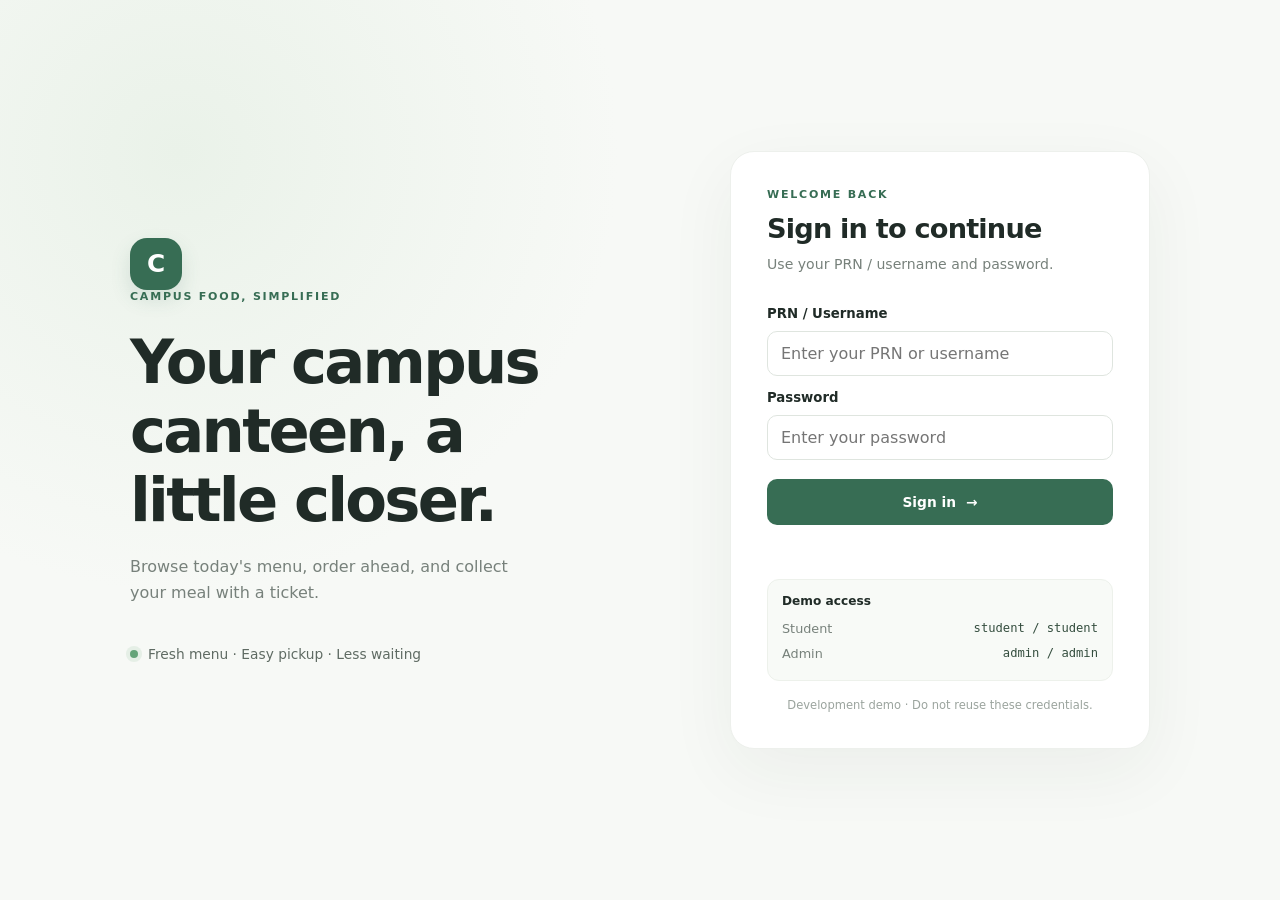
<file: index.html>
<!doctype html>
<html lang="en"><head><meta charset="utf-8"><meta name="viewport" content="width=device-width, initial-scale=1"><title>CanteenApp · Sign in</title><link rel="stylesheet" href="assets/styles.css"><script src="assets/app.js" defer></script></head>
<body class="login-page" data-page="login">
<main class="login-shell">
  <section class="login-brand"><div class="brand-mark">C</div><p class="eyebrow">CAMPUS FOOD, SIMPLIFIED</p><h1>Your campus canteen, a little closer.</h1><p class="muted">Browse today's menu, order ahead, and collect your meal with a ticket.</p><div class="brand-note"><span class="status-dot"></span> Fresh menu · Easy pickup · Less waiting</div></section>
  <section class="login-card"><div class="mobile-brand"><span class="brand-mark small">C</span><span>CanteenApp</span></div><p class="eyebrow">WELCOME BACK</p><h2>Sign in to continue</h2><p class="muted small-text">Use your PRN / username and password.</p>
    <form id="login-form"><label for="username">PRN / Username</label><input id="username" name="username" autocomplete="username" placeholder="Enter your PRN or username" required maxlength="80"><label for="password">Password</label><input id="password" name="password" type="password" autocomplete="current-password" placeholder="Enter your password" required maxlength="200"><button class="button primary full-width" type="submit" id="login-submit">Sign in <span aria-hidden="true">→</span></button><p id="login-message" class="message" role="status" aria-live="polite"></p></form>
    <div class="demo-box"><p class="demo-title">Demo access</p><div><span>Student</span><code>student / student</code></div><div><span>Admin</span><code>admin / admin</code></div></div><p class="fine-print">Development demo · Do not reuse these credentials.</p>
  </section>
</main></body></html>
</file>
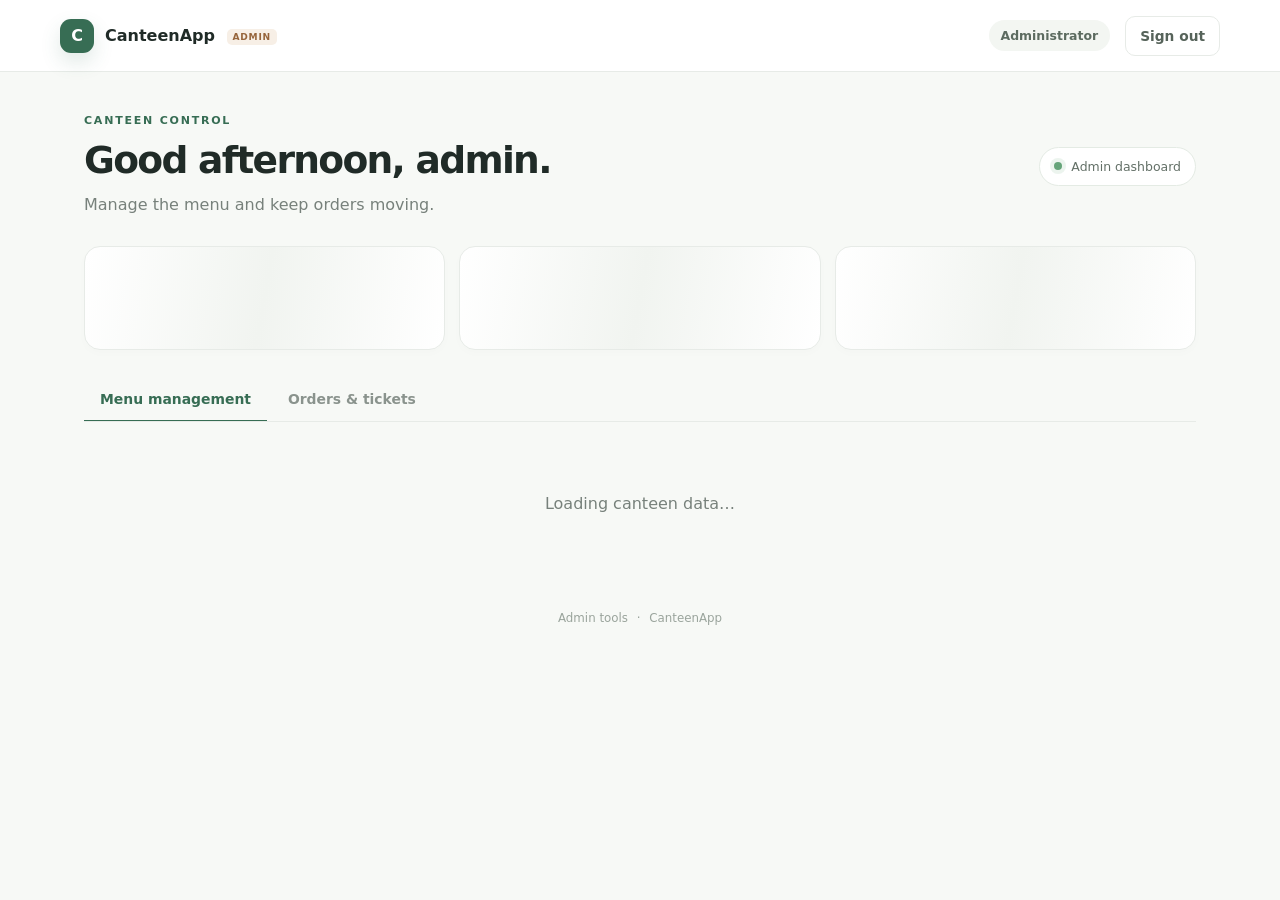
<file: admin.html>
<!doctype html>
<html lang="en"><head><meta charset="utf-8"><meta name="viewport" content="width=device-width, initial-scale=1"><title>CanteenApp · Admin</title><link rel="stylesheet" href="assets/styles.css"><script src="assets/app.js" defer></script></head>
<body data-page="admin">
<header class="topbar"><a class="brand-link" href="admin.html"><span class="brand-mark small">C</span><span>CanteenApp <span class="admin-tag">ADMIN</span></span></a><div class="topbar-right"><span class="user-chip" id="current-user">Administrator</span><button class="button quiet" data-action="logout">Sign out</button></div></header>
<main class="dashboard"><section class="welcome-row"><div><p class="eyebrow">CANTEEN CONTROL</p><h1>Good afternoon, admin.</h1><p class="muted">Manage the menu and keep orders moving.</p></div><div class="today-pill"><span class="status-dot"></span> Admin dashboard</div></section>
<section id="stats" class="stats-grid"><div class="stat-card skeleton"></div><div class="stat-card skeleton"></div><div class="stat-card skeleton"></div></section>
<nav class="tabs" aria-label="Admin pages"><button class="tab active" data-view="admin-menu">Menu management</button><button class="tab" data-view="admin-orders">Orders & tickets</button></nav>
<div id="notice" class="notice" role="status" aria-live="polite"></div><section id="content" class="content-area"><div class="loading">Loading canteen data…</div></section><footer class="page-footer">Admin tools <span>·</span> CanteenApp</footer></main></body></html>
</file>
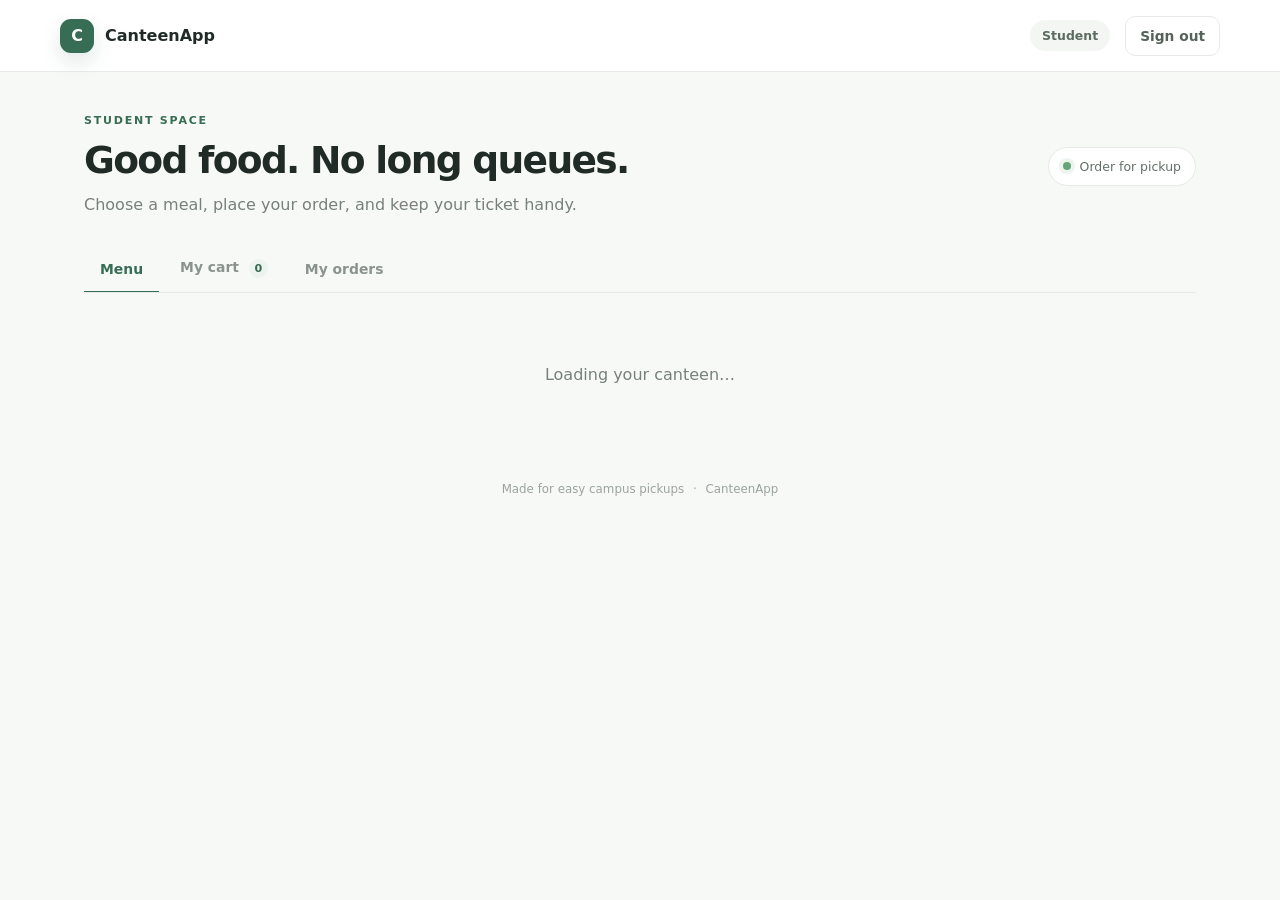
<file: student.html>
<!doctype html>
<html lang="en"><head><meta charset="utf-8"><meta name="viewport" content="width=device-width, initial-scale=1"><title>CanteenApp · Student</title><link rel="stylesheet" href="assets/styles.css"><script src="assets/app.js" defer></script></head>
<body data-page="student">
<header class="topbar"><a class="brand-link" href="student.html"><span class="brand-mark small">C</span><span>CanteenApp</span></a><div class="topbar-right"><span class="user-chip" id="current-user">Student</span><button class="button quiet" data-action="logout">Sign out</button></div></header>
<main class="dashboard"><section class="welcome-row"><div><p class="eyebrow">STUDENT SPACE</p><h1>Good food. No long queues.</h1><p class="muted">Choose a meal, place your order, and keep your ticket handy.</p></div><div class="today-pill"><span class="status-dot"></span> Order for pickup</div></section>
<nav class="tabs" aria-label="Student pages"><button class="tab active" data-view="menu">Menu</button><button class="tab" data-view="cart">My cart <span class="tab-count" id="cart-count">0</span></button><button class="tab" data-view="orders">My orders</button></nav>
<div id="notice" class="notice" role="status" aria-live="polite"></div><section id="content" class="content-area"><div class="loading">Loading your canteen…</div></section><footer class="page-footer">Made for easy campus pickups <span>·</span> CanteenApp</footer></main></body></html>
</file>
<file: assets/styles.css>
:root{font-family:Inter,system-ui,-apple-system,"Segoe UI",sans-serif;color:#202b27;background:#f7f9f6;font-synthesis:none;--ink:#202b27;--muted:#77817b;--line:#e7ebe7;--accent:#376d54;--soft:#eaf3ed;--white:#fff}
*{box-sizing:border-box}body{margin:0;min-height:100vh;background:#f7f9f6}button,input,select,textarea{font:inherit}button{cursor:pointer}button:disabled{opacity:.55;cursor:not-allowed}a{color:inherit;text-decoration:none}h1,h2,h3,p{margin-top:0}h1{font-size:clamp(1.7rem,3.4vw,2.35rem);letter-spacing:-.045em;line-height:1.14;margin-bottom:10px}h2{letter-spacing:-.03em}.muted{color:var(--muted);line-height:1.65}.small-text{font-size:.88rem}.eyebrow{font-size:.69rem;letter-spacing:.16em;font-weight:800;color:var(--accent);margin-bottom:12px}
.brand-mark{display:inline-grid;place-items:center;width:52px;height:52px;background:var(--accent);color:white;border-radius:17px;font-size:1.55rem;font-weight:800;box-shadow:0 9px 20px #376d5426}.brand-mark.small{width:34px;height:34px;font-size:1rem;border-radius:11px}
.login-page{display:grid;place-items:center;padding:28px;background:radial-gradient(circle at 14% 17%,#eaf2e9 0,transparent 33%),#f7f9f6}.login-shell{width:min(100%,1020px);display:grid;grid-template-columns:1fr 420px;align-items:center;gap:clamp(36px,7vw,86px)}.login-brand{padding:28px 0}.login-brand h1{max-width:490px;font-size:clamp(2.2rem,4.9vw,3.8rem);margin:25px 0 18px}.login-brand>.muted{max-width:390px}.brand-note{display:flex;align-items:center;gap:10px;margin-top:40px;color:#5f6b63;font-size:.86rem}
.login-card{background:white;border:1px solid #edf0ec;box-shadow:0 22px 70px #24392c0e;padding:36px;border-radius:24px}.login-card h2{font-size:1.7rem;margin-bottom:9px}.login-card form{display:grid;gap:10px;margin-top:26px}.mobile-brand{display:none;align-items:center;gap:10px;font-weight:800;margin-bottom:28px}label{font-size:.83rem;font-weight:700;margin-top:4px}input,select,textarea{width:100%;border:1px solid #dfe5df;color:var(--ink);background:white;outline:0;border-radius:10px;padding:12px 13px;min-height:44px;transition:border .15s,box-shadow .15s}input:focus,select:focus,textarea:focus{border-color:#75a38a;box-shadow:0 0 0 3px #376d5415}
.button{border:1px solid transparent;display:inline-flex;align-items:center;justify-content:center;gap:10px;min-height:40px;padding:9px 14px;border-radius:10px;font-weight:700;font-size:.86rem;transition:transform .15s,background .15s}.button:active{transform:translateY(1px)}.button.primary{color:white;background:var(--accent)}.button.primary:hover{background:#28513e}.button.secondary{background:var(--soft);border-color:#d8e8dc;color:#28513e}.button.quiet{background:white;border-color:var(--line);color:#56635a}.button.full-width{width:100%;margin-top:9px;min-height:46px}.message{margin:0;font-size:.84rem;min-height:20px;color:#a84747}.demo-box{margin-top:24px;padding:14px;background:#f8faf7;border:1px solid #edf1eb;border-radius:12px}.demo-title{font-size:.76rem;font-weight:800;margin-bottom:8px}.demo-box>div{display:flex;justify-content:space-between;gap:8px;padding:5px 0;font-size:.8rem;color:var(--muted)}.demo-box code{color:#344d3e;font-family:ui-monospace,monospace;font-size:.76rem}.fine-print{font-size:.72rem;color:#9ba49e;text-align:center;margin:17px 0 0}
.topbar{height:72px;border-bottom:1px solid var(--line);background:white;display:flex;justify-content:space-between;align-items:center;padding:0 max(24px,calc((100% - 1160px)/2))}.brand-link,.topbar-right{display:flex;align-items:center;gap:11px;font-weight:800}.topbar-right{gap:15px}.user-chip{border-radius:999px;background:#f3f6f2;color:#5c6b60;padding:8px 12px;font-size:.78rem;font-weight:650;max-width:190px;overflow:hidden;text-overflow:ellipsis}.admin-tag{vertical-align:middle;margin-left:6px;padding:3px 6px;border-radius:5px;background:#f7efe6;color:#96643b;font-size:.57rem;letter-spacing:.08em}.dashboard{max-width:1160px;margin:0 auto;padding:42px 24px 30px}.welcome-row{display:flex;justify-content:space-between;align-items:center;gap:24px;margin-bottom:28px}.welcome-row .muted{margin-bottom:0;max-width:590px}.today-pill{display:flex;align-items:center;gap:9px;padding:11px 14px;border:1px solid #e4ebe4;border-radius:999px;background:white;color:#637067;font-size:.78rem;white-space:nowrap}.status-dot{width:8px;height:8px;flex:0 0 auto;display:inline-block;border-radius:100%;background:#65a479;box-shadow:0 0 0 4px #65a47920}
.tabs{display:flex;gap:5px;border-bottom:1px solid var(--line);margin-bottom:24px;overflow-x:auto}.tab{border:0;border-bottom:2px solid transparent;padding:13px 16px;background:none;color:#8a938d;font-size:.87rem;font-weight:750;white-space:nowrap;margin-bottom:-1px}.tab.active{color:var(--accent);border-bottom-color:var(--accent)}.tab-count{margin-left:5px;display:inline-grid;place-items:center;min-width:19px;height:19px;border-radius:99px;padding:0 5px;background:#edf3ee;color:var(--accent);font-size:.7rem}.notice{display:none;border-radius:10px;padding:12px 14px;margin:0 0 18px;font-size:.86rem;line-height:1.45}.notice.show{display:block}.notice.error{background:#fff3f1;color:#974b43;border:1px solid #f3d8d4}.notice.success{background:#edf7ef;color:#356747;border:1px solid #d6eadb}
.section-heading{display:flex;align-items:end;justify-content:space-between;gap:16px;margin:24px 0 17px}.section-heading h2{font-size:1.25rem;margin-bottom:6px}.section-heading p{color:var(--muted);font-size:.83rem;margin-bottom:0}.menu-grid{display:grid;grid-template-columns:repeat(3,minmax(0,1fr));gap:16px}.menu-card,.panel,.order-card,.stat-card{background:white;border:1px solid var(--line);border-radius:16px;box-shadow:0 3px 10px #24392c04}.menu-card{padding:20px;display:flex;flex-direction:column;min-height:214px}.food-icon{width:43px;height:43px;display:grid;place-items:center;border-radius:13px;background:#f2f6ee;font-size:1.35rem;margin-bottom:18px}.food-cat{color:var(--accent);text-transform:uppercase;letter-spacing:.12em;font-size:.64rem;font-weight:800;margin-bottom:6px}.menu-card h3{font-size:1.02rem;margin-bottom:7px}.description{font-size:.81rem;line-height:1.5;color:var(--muted);margin-bottom:16px;flex:1}.menu-card-foot{display:flex;align-items:center;justify-content:space-between;gap:10px;margin-top:auto}.price{font-size:1.02rem;font-weight:850;letter-spacing:-.02em}
.panel{padding:22px}.cart-layout{display:grid;grid-template-columns:minmax(0,1.6fr) minmax(250px,.8fr);gap:18px;align-items:start}.cart-row{display:grid;grid-template-columns:minmax(0,1fr) auto auto;align-items:center;gap:18px;padding:15px 0;border-bottom:1px solid #eef0ed}.cart-row:last-child{border-bottom:0}.cart-row h3{font-size:.92rem;margin-bottom:5px}.cart-row p{font-size:.78rem;color:var(--muted);margin-bottom:0}.qty-control{display:flex;align-items:center;gap:11px}.qty-control button{width:29px;height:29px;border:1px solid var(--line);border-radius:8px;background:white;color:var(--accent);font-weight:800}.summary-panel{position:sticky;top:20px}.summary-line{display:flex;justify-content:space-between;gap:12px;margin:14px 0;font-size:.86rem;color:var(--muted)}.summary-line.total{border-top:1px solid var(--line);padding-top:15px;color:var(--ink);font-weight:850;font-size:1rem}
.empty-state{text-align:center;padding:48px 20px;border:1px dashed #dce4dc;border-radius:16px;background:#fbfcfa}.empty-icon{font-size:2rem;margin-bottom:14px}.empty-state h3{margin-bottom:8px}.empty-state p{max-width:390px;margin:0 auto 17px;color:var(--muted);font-size:.86rem;line-height:1.6}.order-list{display:grid;gap:14px}.order-card{padding:20px}.order-top{display:flex;flex-wrap:wrap;justify-content:space-between;align-items:start;gap:12px;padding-bottom:14px;border-bottom:1px solid #eef0ed}.ticket-label{color:var(--muted);text-transform:uppercase;font-size:.66rem;font-weight:800;letter-spacing:.1em;margin-bottom:5px}.ticket-code{font-family:ui-monospace,monospace;color:var(--accent);font-weight:850;font-size:1.05rem}.status-pill{display:inline-block;border-radius:999px;padding:6px 10px;background:#edf3ee;color:var(--accent);font-size:.72rem;font-weight:800}.status-pill.ready{background:#fff3df;color:#8a5b17}.status-pill.cancelled{background:#fff0ef;color:#994a44}.order-detail{color:var(--muted);font-size:.82rem;line-height:1.65;padding-top:13px}.order-detail strong{color:var(--ink)}
.stats-grid{display:grid;grid-template-columns:repeat(3,minmax(0,1fr));gap:14px;margin:0 0 28px}.stat-card{padding:18px 20px}.stat-label{font-size:.76rem;color:var(--muted);margin-bottom:12px}.stat-value{font-size:1.9rem;line-height:1;font-weight:850;letter-spacing:-.05em}.stat-note{font-size:.73rem;color:#9aa49c;margin-top:9px}.admin-grid{display:grid;grid-template-columns:minmax(0,1fr) minmax(280px,.7fr);gap:18px;align-items:start}.form-stack{display:grid;gap:12px}.form-stack label{margin-bottom:-7px}.form-row{display:grid;grid-template-columns:1fr 1fr;gap:12px}.menu-admin-row{display:flex;justify-content:space-between;gap:14px;align-items:center;border-bottom:1px solid #eef0ed;padding:14px 0}.menu-admin-row:last-child{border-bottom:0}.menu-admin-row h3{font-size:.9rem;margin-bottom:4px}.menu-admin-row p{color:var(--muted);font-size:.78rem;margin:0}.menu-admin-actions{display:flex;align-items:center;gap:10px}.availability{font-size:.7rem;color:var(--accent);font-weight:800}.availability.off{color:#9b7470}.order-change{display:flex;gap:8px;margin-top:14px;max-width:360px}.order-change select{min-height:38px;padding:7px 9px}.loading{padding:48px 16px;text-align:center;color:var(--muted)}.page-footer{margin-top:50px;color:#9aa49c;font-size:.74rem;text-align:center}.page-footer span{margin:0 5px}.skeleton{height:104px;background:linear-gradient(100deg,#fff,#f1f4f0,#fff)}
@media(max-width:850px){.login-shell{grid-template-columns:1fr 370px;gap:28px}.login-brand h1{font-size:2.6rem}.menu-grid{grid-template-columns:repeat(2,minmax(0,1fr))}.admin-grid{grid-template-columns:1fr}}
@media(max-width:650px){.login-page{padding:16px}.login-shell{display:block;max-width:440px}.login-brand{display:none}.mobile-brand{display:flex}.login-card{padding:25px 22px;border-radius:20px}.topbar{height:64px;padding:0 16px}.topbar-right{gap:8px}.user-chip{display:none}.dashboard{padding:30px 16px 24px}.welcome-row{display:block}.today-pill{display:inline-flex;margin-top:17px}.menu-grid{grid-template-columns:1fr}.menu-card{min-height:initial}.cart-layout{grid-template-columns:1fr}.summary-panel{position:static}.cart-row{grid-template-columns:minmax(0,1fr) auto;gap:10px}.cart-row .line-total{grid-column:1}.qty-control{grid-column:2;grid-row:1/span 2}.stats-grid{grid-template-columns:1fr;gap:9px}.stat-card{padding:15px 17px}.stat-value{font-size:1.55rem}.section-heading{align-items:start;flex-direction:column}.panel{padding:17px}.form-row{grid-template-columns:1fr}.menu-admin-row{align-items:start}.menu-admin-actions{align-items:end;flex-direction:column}.order-change{max-width:none}}
</file>
